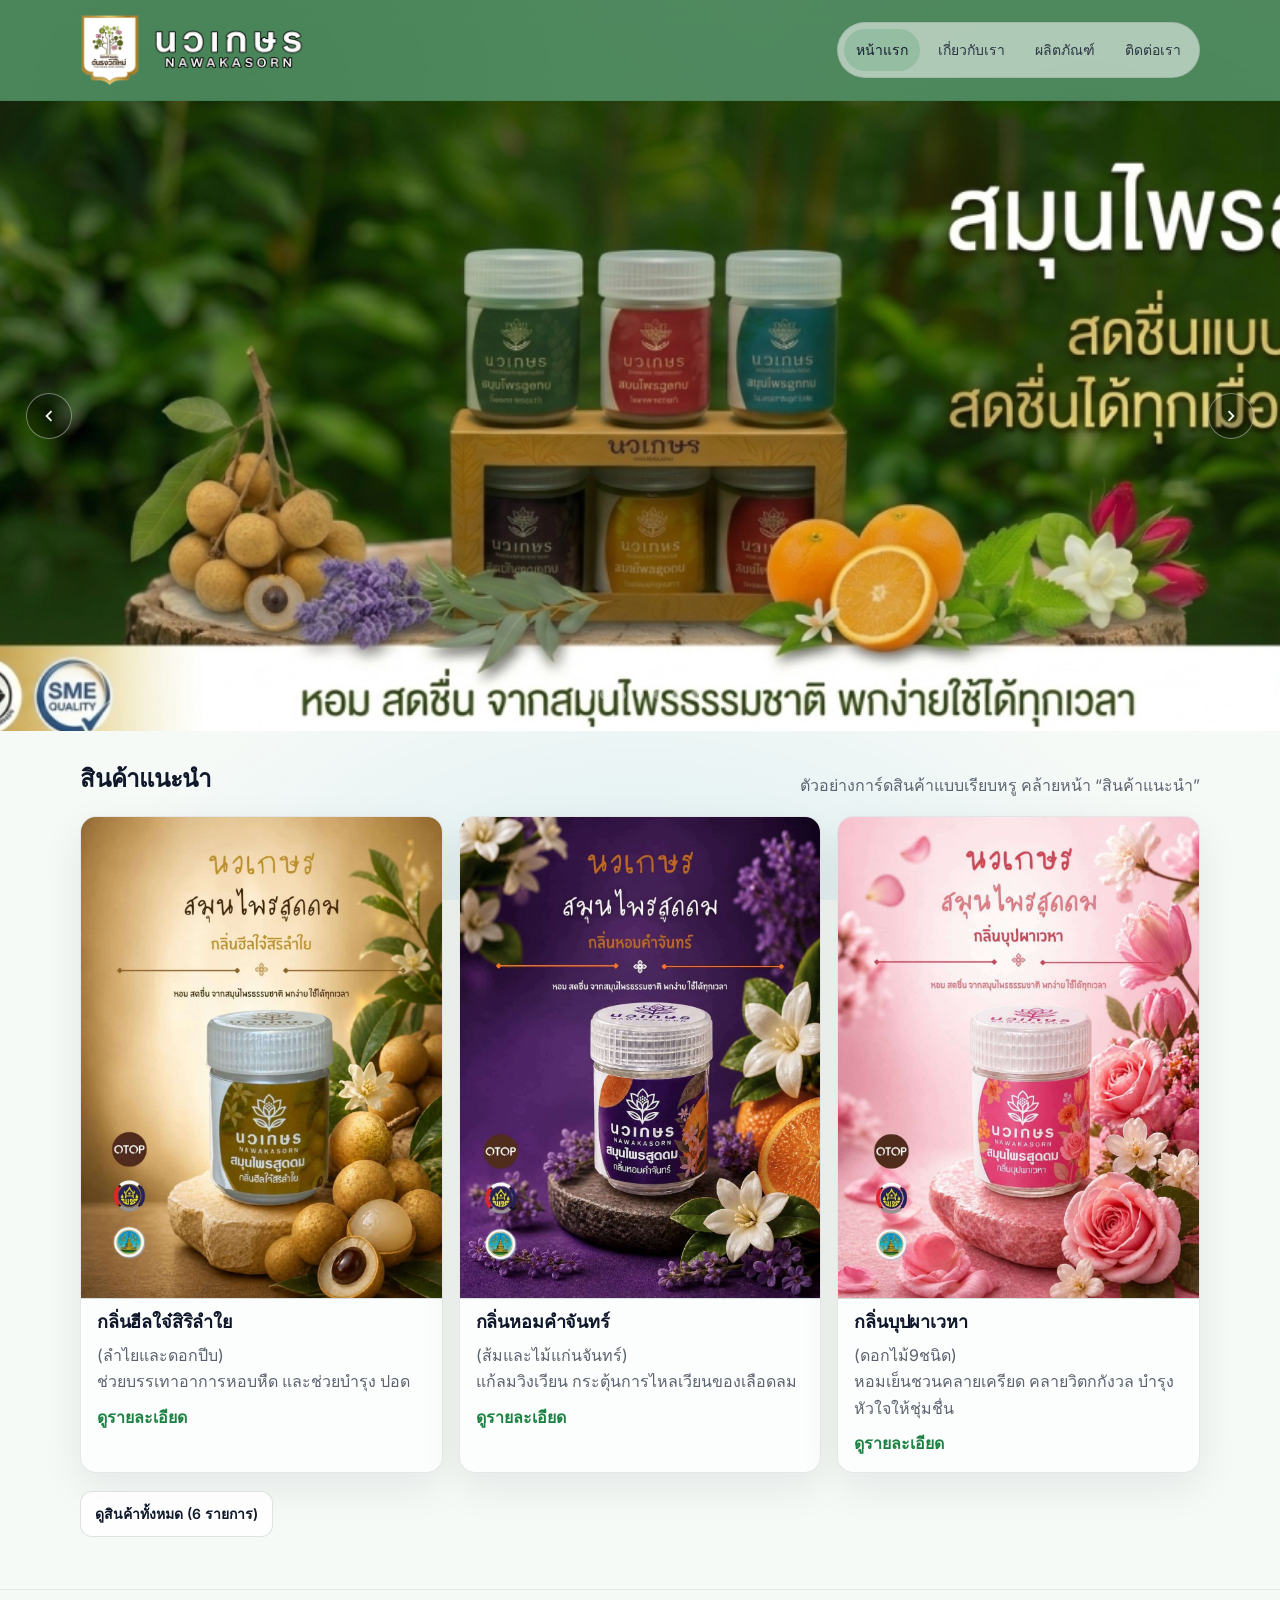
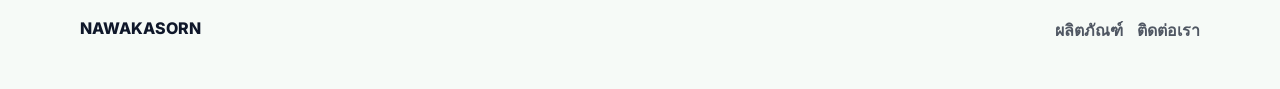
<file: index.html>
<!doctype html>
<html lang="th">
  <head>
    <meta charset="UTF-8" />
    <meta name="viewport" content="width=device-width, initial-scale=1.0" />
    <title>NAWAKASORN</title>
    <link rel="icon" href="./img/2.webp">
    <link rel="preconnect" href="https://fonts.googleapis.com" />
    <link rel="preconnect" href="https://fonts.gstatic.com" crossorigin />
    <link
      href="https://fonts.googleapis.com/css2?family=Inter:wght@300;400;500;600;700&display=swap"
      rel="stylesheet"
    />
    <link rel="stylesheet" href="./style.css" />
  </head>
  <body>
    <div class="bg-soft" aria-hidden="true"></div>

    <header class="site-header" data-sticky>
      <div class="container header-inner">
        <a class="logo" href="./index.html" aria-label="Novolife หน้าแรก">
          <img src="./img/asd.png" alt="" height="90px">
        </a>
        <button class="menu-btn" type="button" aria-label="เปิดเมนู" aria-expanded="false" data-menu-btn>
          <span class="menu-bars" aria-hidden="true"></span>
        </button>

        <nav class="site-nav" aria-label="เมนูหลัก" data-menu>
          <a class="site-link is-active" href="./index.html">หน้าแรก</a>
          <a class="site-link" href="./about.html">เกี่ยวกับเรา</a>
          <a class="site-link" href="./products.html">ผลิตภัณฑ์</a>
          <a class="site-link" href="./contact.html">ติดต่อเรา</a>
        </nav>
      </div>
    </header>

    <main>
      <section class="hero">
        <div
          class="bg fill bg-fill"
          data-hero-bg
          data-hero-bg-interval="5500"
          aria-hidden="true">
          <div class="hero-bg-slide">
            <img src="./img/342.webp" alt="" width="1024" height="572" decoding="async" loading="lazy" />
          </div>
          <div class="hero-bg-slide is-active">
            <img src="./img/main1.webp" alt="" width="1024" height="572" decoding="async" fetchpriority="high"/>
          </div>
          <div class="hero-bg-slide">
            <img src="./img/main2.webp" alt="" width="1024" height="572" decoding="async" loading="lazy" />
          </div>
          <div class="hero-bg-slide">
            <img src="./img/main3.webp" alt="" width="1024" height="572" decoding="async" loading="lazy" />
          </div>
          <div class="hero-bg-slide">
            <img src="./img/main4.webp" alt="" width="1024" height="572" decoding="async" loading="lazy" />
          </div>
          <div class="hero-bg-slide">
            <img src="./img/main5.webp" alt="" width="1024" height="572" decoding="async" loading="lazy" />
          </div>
          <div class="hero-bg-slide">
            <img src="./img/main6.webp" alt="" width="1024" height="572" decoding="async" loading="lazy" />
          </div>
        </div>
        <div class="hero-bg-overlay" aria-hidden="true"></div>
        <button type="button" class="hero-bg-nav hero-bg-prev" data-hero-bg-prev aria-label="ภาพก่อนหน้า">
          <svg width="22" height="22" viewBox="0 0 24 24" aria-hidden="true">
            <path fill="currentColor" d="M15.41 7.41 14 6l-6 6 6 6 1.41-1.41L10.83 12z" />
          </svg>
        </button>
        <button type="button" class="hero-bg-nav hero-bg-next" data-hero-bg-next aria-label="ภาพถัดไป">
          <svg width="22" height="22" viewBox="0 0 24 24" aria-hidden="true">
            <path fill="currentColor" d="M10 6 8.59 7.41 13.17 12l-4.58 4.59L10 18l6-6z" />
          </svg>
        </button>
        <div class="hero-bg-dots" data-hero-bg-dots role="tablist" aria-label="เลือกภาพสไลด์"></div>
      </section>

      <section class="section">
        <div class="container">
          <div class="section-head">
            <h2 class="section-title">สินค้าแนะนำ</h2>
            <p class="section-sub">ตัวอย่างการ์ดสินค้าแบบเรียบหรู คล้ายหน้า “สินค้าแนะนำ”</p>
          </div>

          <div class="grid">
            <article class="card">
              <a href="https://s.shopee.co.th/AADiD9Nx1U">
              <div class="card-media">
                <img src="./img/1.jpg" alt="ยาหม่องสมุนไพร" loading="lazy" />
              </div>
              <div class="card-body">

                <h3 class="card-title">กลิ่นฮีลใจ๋สิริลำใย</h3>
                <p class="card-desc">(ลำไยและดอกปีบ)
                  <br>ช่วยบรรเทาอาการหอบหืด และช่วยบำรุง
                  ปอด</p>
                </a>
                <a class="card-link" href="./products.html">ดูรายละเอียด</a>
              </div>
            </article>

            <article class="card">
              <a href="https://s.shopee.co.th/AADiD9Nx1U">
              <div class="card-media">
                <img src="./img/2.jpg" alt="ยาดมสมุนไพร" loading="lazy" />
              </div>
              <div class="card-body">
                <h3 class="card-title">กลิ่นหอมคำจันทร์</h3>
                <p class="card-desc">(ส้มและไม้แก่นจันทร์)
                  <br>แก้ลมวิงเวียน กระตุ้นการไหลเวียนของเลือดลม</p>
                  </a>
                <a class="card-link" href="./products.html">ดูรายละเอียด</a>
              </div>
            </article>

            <article class="card">
              <a href="https://s.shopee.co.th/AADiD9Nx1U">
              <div class="card-media">
                <img src="./img/3.jpg" alt="โรลออนสารส้ม" loading="lazy" />
              </div>
              <div class="card-body">
                <h3 class="card-title">กลิ่นบุปผาเวหา</h3>
                <p class="card-desc">(ดอกไม้9ชนิด)
                  <br>หอมเย็นชวนคลายเครียด คลายวิตกกังวล บำรุงหัวใจให้ชุ่มชื่น</p>
                </a>
                <a class="card-link" href="./products.html">ดูรายละเอียด</a>
              </div>
            </article>
          </div>

          <div class="section-foot">
            <a class="btn btn-secondary" href="./products.html">ดูสินค้าทั้งหมด (6 รายการ)</a>
          </div>
        </div>
      </section>

      <footer class="site-footer">
        <div class="container footer-inner">
          <div>
            <div class="footer-brand">NAWAKASORN</div>          </div>
          <div class="footer-links">
            <a href="./products.html">ผลิตภัณฑ์</a>
            <a href="./contact.html">ติดต่อเรา</a>
          </div>
        </div>
      </footer>
    </main>

    <script src="./script.js"></script>
  </body>
</html>
</file>
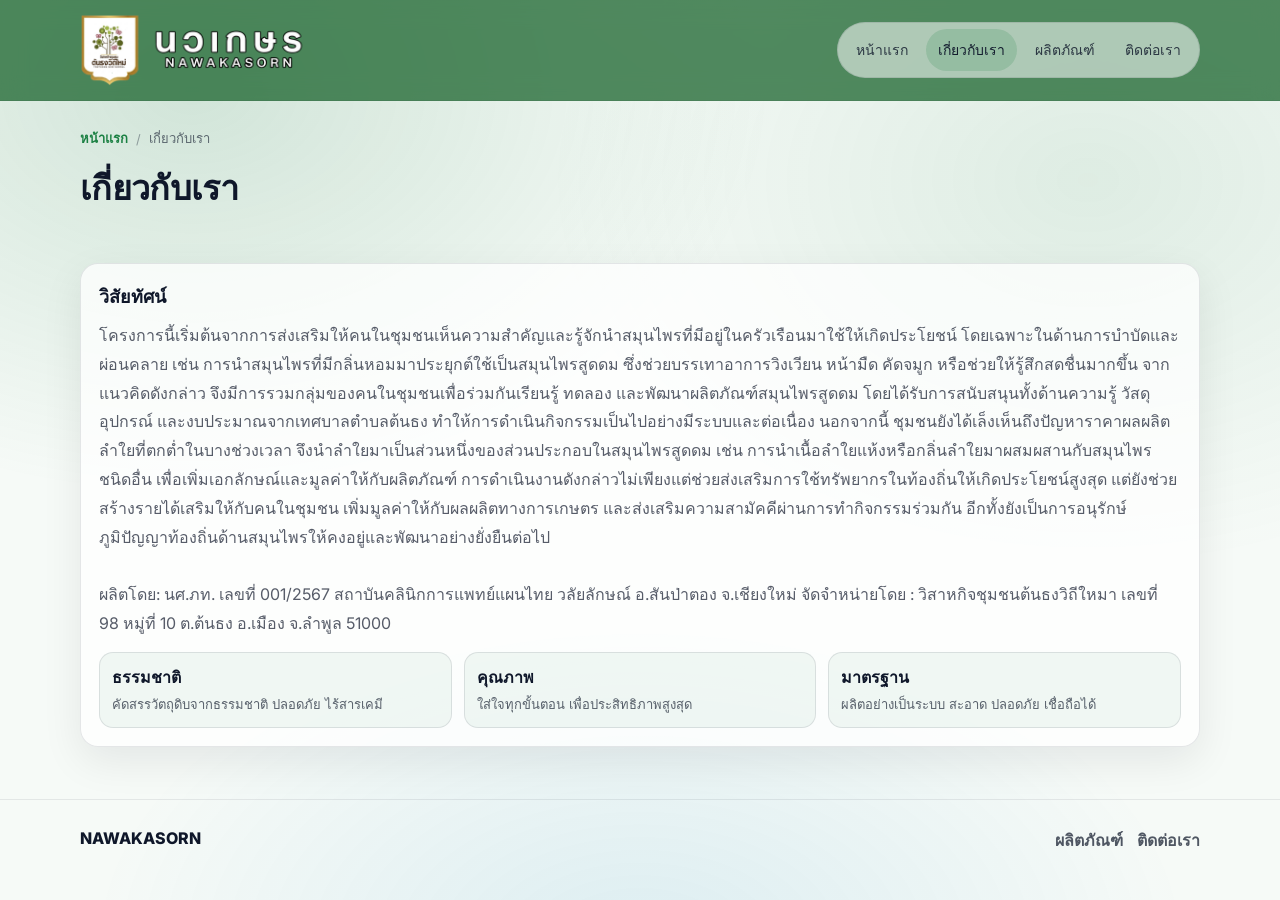
<file: about.html>
<!doctype html>
<html lang="th">
  <head>
    <meta charset="UTF-8" />
    <meta name="viewport" content="width=device-width, initial-scale=1.0" />
    <title>NAWAKASORN</title>
    <link rel="icon" href="./img/2.webp">
    <link rel="preconnect" href="https://fonts.googleapis.com" />
    <link rel="preconnect" href="https://fonts.gstatic.com" crossorigin />
    <link
      href="https://fonts.googleapis.com/css2?family=Inter:wght@300;400;500;600;700&display=swap"
      rel="stylesheet"
    />
    <link rel="stylesheet" href="./style.css" />
  </head>
  <body>
    <div class="bg-soft" aria-hidden="true"></div>

    <header class="site-header" data-sticky>
      <div class="container header-inner">
        <a class="logo" href="./index.html" aria-label="Novolife หน้าแรก">
          <img src="./img/asd.png" alt="" height="90px">
        </a>
        <button class="menu-btn" type="button" aria-label="เปิดเมนู" aria-expanded="false" data-menu-btn>
          <span class="menu-bars" aria-hidden="true"></span>
        </button>

        <nav class="site-nav" aria-label="เมนูหลัก" data-menu>
          <a class="site-link" href="./index.html">หน้าแรก</a>
          <a class="site-link is-active" href="./about.html">เกี่ยวกับเรา</a>
          <a class="site-link" href="./products.html">ผลิตภัณฑ์</a>
          <a class="site-link" href="./contact.html">ติดต่อเรา</a>
        </nav>
      </div>
    </header>

    <main>
      <section class="page-hero">
        <div class="container">
          <div class="crumbs" aria-label="breadcrumb">
            <a href="./index.html">หน้าแรก</a>
            <span class="sep" aria-hidden="true">/</span>
            <span aria-current="page">เกี่ยวกับเรา</span>
          </div>
          <h1 class="page-title">เกี่ยวกับเรา</h1>
        </div>
      </section>

      <section class="section">
        <div class="container">
          <div class="content-card">
            <h2 class="content-title">วิสัยทัศน์</h2>
            <p class="content-text">โครงการนี้เริ่มต้นจากการส่งเสริมให้คนในชุมชนเห็นความสำคัญและรู้จักนำสมุนไพรที่มีอยู่ในครัวเรือนมาใช้ให้เกิดประโยชน์ โดยเฉพาะในด้านการบำบัดและผ่อนคลาย เช่น การนำสมุนไพรที่มีกลิ่นหอมมาประยุกต์ใช้เป็นสมุนไพรสูดดม ซึ่งช่วยบรรเทาอาการวิงเวียน หน้ามืด คัดจมูก หรือช่วยให้รู้สึกสดชื่นมากขึ้น
จากแนวคิดดังกล่าว จึงมีการรวมกลุ่มของคนในชุมชนเพื่อร่วมกันเรียนรู้ ทดลอง และพัฒนาผลิตภัณฑ์สมุนไพรสูดดม โดยได้รับการสนับสนุนทั้งด้านความรู้ วัสดุอุปกรณ์ และงบประมาณจากเทศบาลตำบลต้นธง ทำให้การดำเนินกิจกรรมเป็นไปอย่างมีระบบและต่อเนื่อง
นอกจากนี้ ชุมชนยังได้เล็งเห็นถึงปัญหาราคาผลผลิตลำใยที่ตกต่ำในบางช่วงเวลา จึงนำลำใยมาเป็นส่วนหนึ่งของส่วนประกอบในสมุนไพรสูดดม เช่น การนำเนื้อลำใยแห้งหรือกลิ่นลำใยมาผสมผสานกับสมุนไพรชนิดอื่น เพื่อเพิ่มเอกลักษณ์และมูลค่าให้กับผลิตภัณฑ์
การดำเนินงานดังกล่าวไม่เพียงแต่ช่วยส่งเสริมการใช้ทรัพยากรในท้องถิ่นให้เกิดประโยชน์สูงสุด แต่ยังช่วยสร้างรายได้เสริมให้กับคนในชุมชน เพิ่มมูลค่าให้กับผลผลิตทางการเกษตร และส่งเสริมความสามัคคีผ่านการทำกิจกรรมร่วมกัน อีกทั้งยังเป็นการอนุรักษ์ภูมิปัญญาท้องถิ่นด้านสมุนไพรให้คงอยู่และพัฒนาอย่างยั่งยืนต่อไป
              <br><br>ผลิตโดย: นศ.ภท. เลขที่ 001/2567
              สถาบันคลินิกการแพทย์แผนไทย
              วลัยลักษณ์ อ.สันป่าตอง จ.เชียงใหม่
              จัดจำหน่ายโดย : วิสาหกิจชุมชนต้นธงวิถีใหมา เลขที่ 98 หมู่ที่ 10 ต.ต้นธง อ.เมือง จ.ลำพูล 51000
            </p>
            <div class="content-split">
              <div class="mini">
                <div class="mini-title">ธรรมชาติ</div>
                <div class="mini-text">คัดสรรวัตถุดิบจากธรรมชาติ ปลอดภัย ไร้สารเคมี</div>
              </div>
              <div class="mini">
                <div class="mini-title">คุณภาพ</div>
                <div class="mini-text">ใส่ใจทุกขั้นตอน เพื่อประสิทธิภาพสูงสุด</div>
              </div>
              <div class="mini">
                <div class="mini-title">มาตรฐาน</div>
                <div class="mini-text">ผลิตอย่างเป็นระบบ สะอาด ปลอดภัย เชื่อถือได้</div>
              </div>
            </div>
          </div>
        </div>
      </section>

      <footer class="site-footer">
        <div class="container footer-inner">
          <div>
            <div class="footer-brand">NAWAKASORN</div>
          </div>
          <div class="footer-links">
            <a href="./products.html">ผลิตภัณฑ์</a>
            <a href="./contact.html">ติดต่อเรา</a>
          </div>
        </div>
      </footer>
    </main>
    <script src="./script.js"></script>
  </body>
</html>
</file>
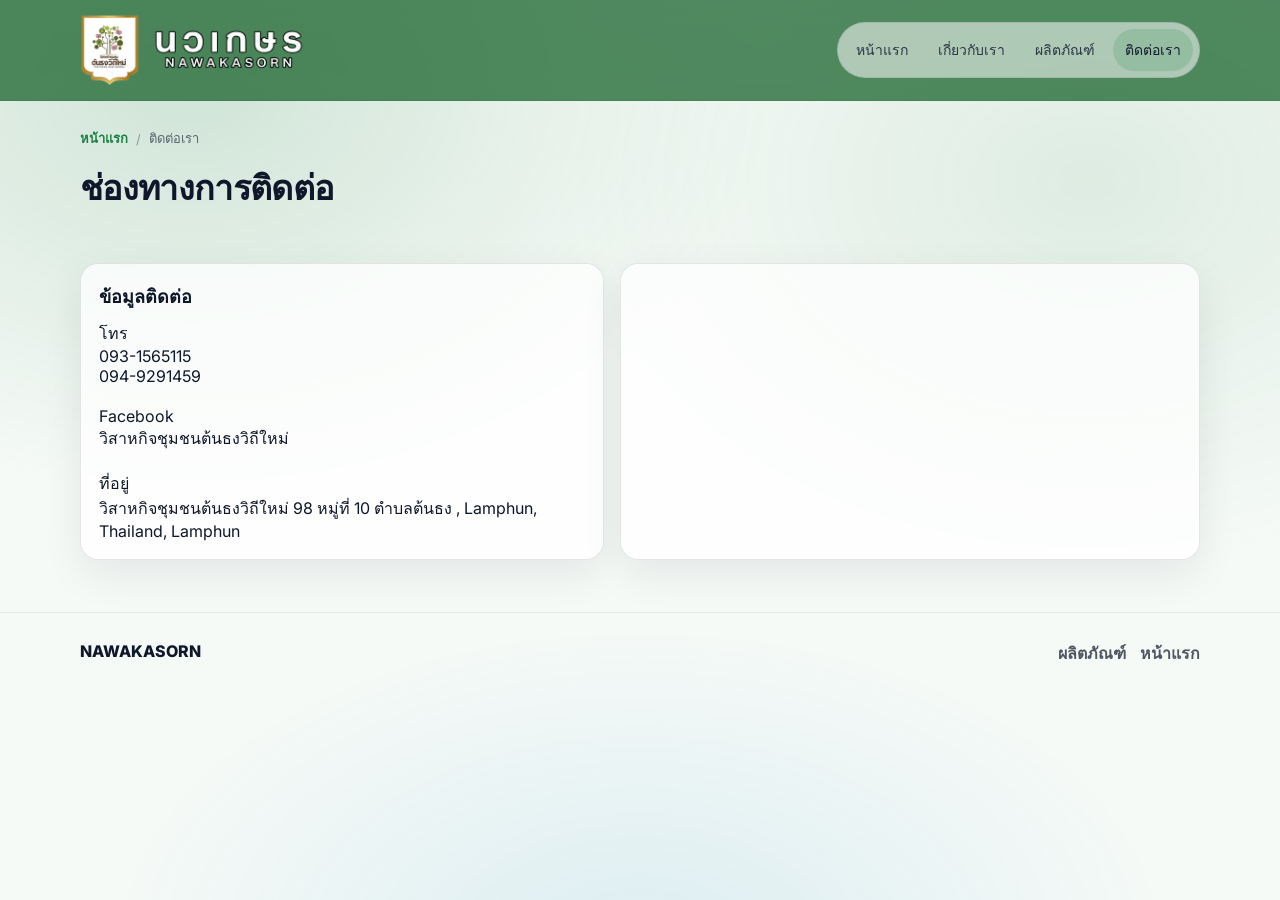
<file: contact.html>
<!doctype html>
<html lang="th">
  <head>
    <meta charset="UTF-8" />
    <meta name="viewport" content="width=device-width, initial-scale=1.0" />
    <title>NAWAKASORN</title>
    <link rel="icon" href="./img/2.webp">
    <link rel="preconnect" href="https://fonts.googleapis.com" />
    <link rel="preconnect" href="https://fonts.gstatic.com" crossorigin />
    <link
      href="https://fonts.googleapis.com/css2?family=Inter:wght@300;400;500;600;700&display=swap"
      rel="stylesheet"
    />
    <link rel="stylesheet" href="./style.css" />
  </head>
  <body>
    <div class="bg-soft" aria-hidden="true"></div>

    <header class="site-header" data-sticky>
      <div class="container header-inner">
        <a class="logo" href="./index.html" aria-label="Novolife หน้าแรก">
          <img src="./img/asd.png" alt="" height="90px">
        </a>

        <button class="menu-btn" type="button" aria-label="เปิดเมนู" aria-expanded="false" data-menu-btn>
          <span class="menu-bars" aria-hidden="true"></span>
        </button>

        <nav class="site-nav" aria-label="เมนูหลัก" data-menu>
          <a class="site-link" href="./index.html">หน้าแรก</a>
          <a class="site-link" href="./about.html">เกี่ยวกับเรา</a>
          <a class="site-link" href="./products.html">ผลิตภัณฑ์</a>
          <a class="site-link is-active" href="./contact.html">ติดต่อเรา</a>
        </nav>
      </div>
    </header>

    <main>
      <section class="page-hero">
        <div class="container">
          <div class="crumbs" aria-label="breadcrumb">
            <a href="./index.html">หน้าแรก</a>
            <span class="sep" aria-hidden="true">/</span>
            <span aria-current="page">ติดต่อเรา</span>
          </div>
          <h1 class="page-title">ช่องทางการติดต่อ</h1>
        </div>
      </section>

      <section class="section">
        <div class="container">
          <div class="contact-grid">
            <div class="content-card">
              <h2 class="content-title">ข้อมูลติดต่อ</h2>
              <p class="content-text">
              </p>
              <div class="list">
                <div class="list-row">
                  <div class="list-k">โทร</div>
                  <div class="list-v">093-1565115<br>094-9291459</div>
                </div>
                <div class="list-row">
                  <div class="list-k"><br>Facebook</div>
                  <div class="list-v">วิสาหกิจชุมชนต้นธงวิถีใหม่</div>
                </div>
                <div class="list-row">
                  <div class="list-k"><br>ที่อยู่</div>
                  <div class="list-v">วิสาหกิจชุมชนต้นธงวิถีใหม่ 98 หมู่ที่ 10 ตำบลต้นธง , Lamphun, Thailand, Lamphun</div>
                </div>
              </div>
            </div>

            <div class="content-map">
              <iframe src="https://www.google.com/maps/embed?pb=!1m18!1m12!1m3!1d8304.578891474079!2d98.9915886354157!3d18.564147046467802!2m3!1f0!2f0!3f0!3m2!1i1024!2i768!4f13.1!3m3!1m2!1s0x30dbcd0fb9299907%3A0x6eb51cd442714880!2z4Liq4Liz4LiZ4Lix4LiB4LiH4Liy4LiZ4LmA4LiX4Lio4Lia4Liy4Lil4LiV4Liz4Lia4Lil4LiV4LmJ4LiZ4LiY4LiH!5e1!3m2!1sen!2sth!4v1777826103148!5m2!1sen!2sth" width="100%" height="100%" style="border:0;" allowfullscreen="" loading="lazy" referrerpolicy="no-referrer-when-downgrade"></iframe>
                  </a>
                </div>
              </div>
              
            </div>

          </div>
        </div>
      </section>

      <footer class="site-footer">
        <div class="container footer-inner">
          <div>
            <div class="footer-brand">NAWAKASORN</div>
          </div>
          <div class="footer-links">
            <a href="./products.html">ผลิตภัณฑ์</a>
            <a href="./index.html">หน้าแรก</a>
          </div>
        </div>
      </footer>
    </main>

    <script src="./script.js"></script>
  </body>
</html>
</file>
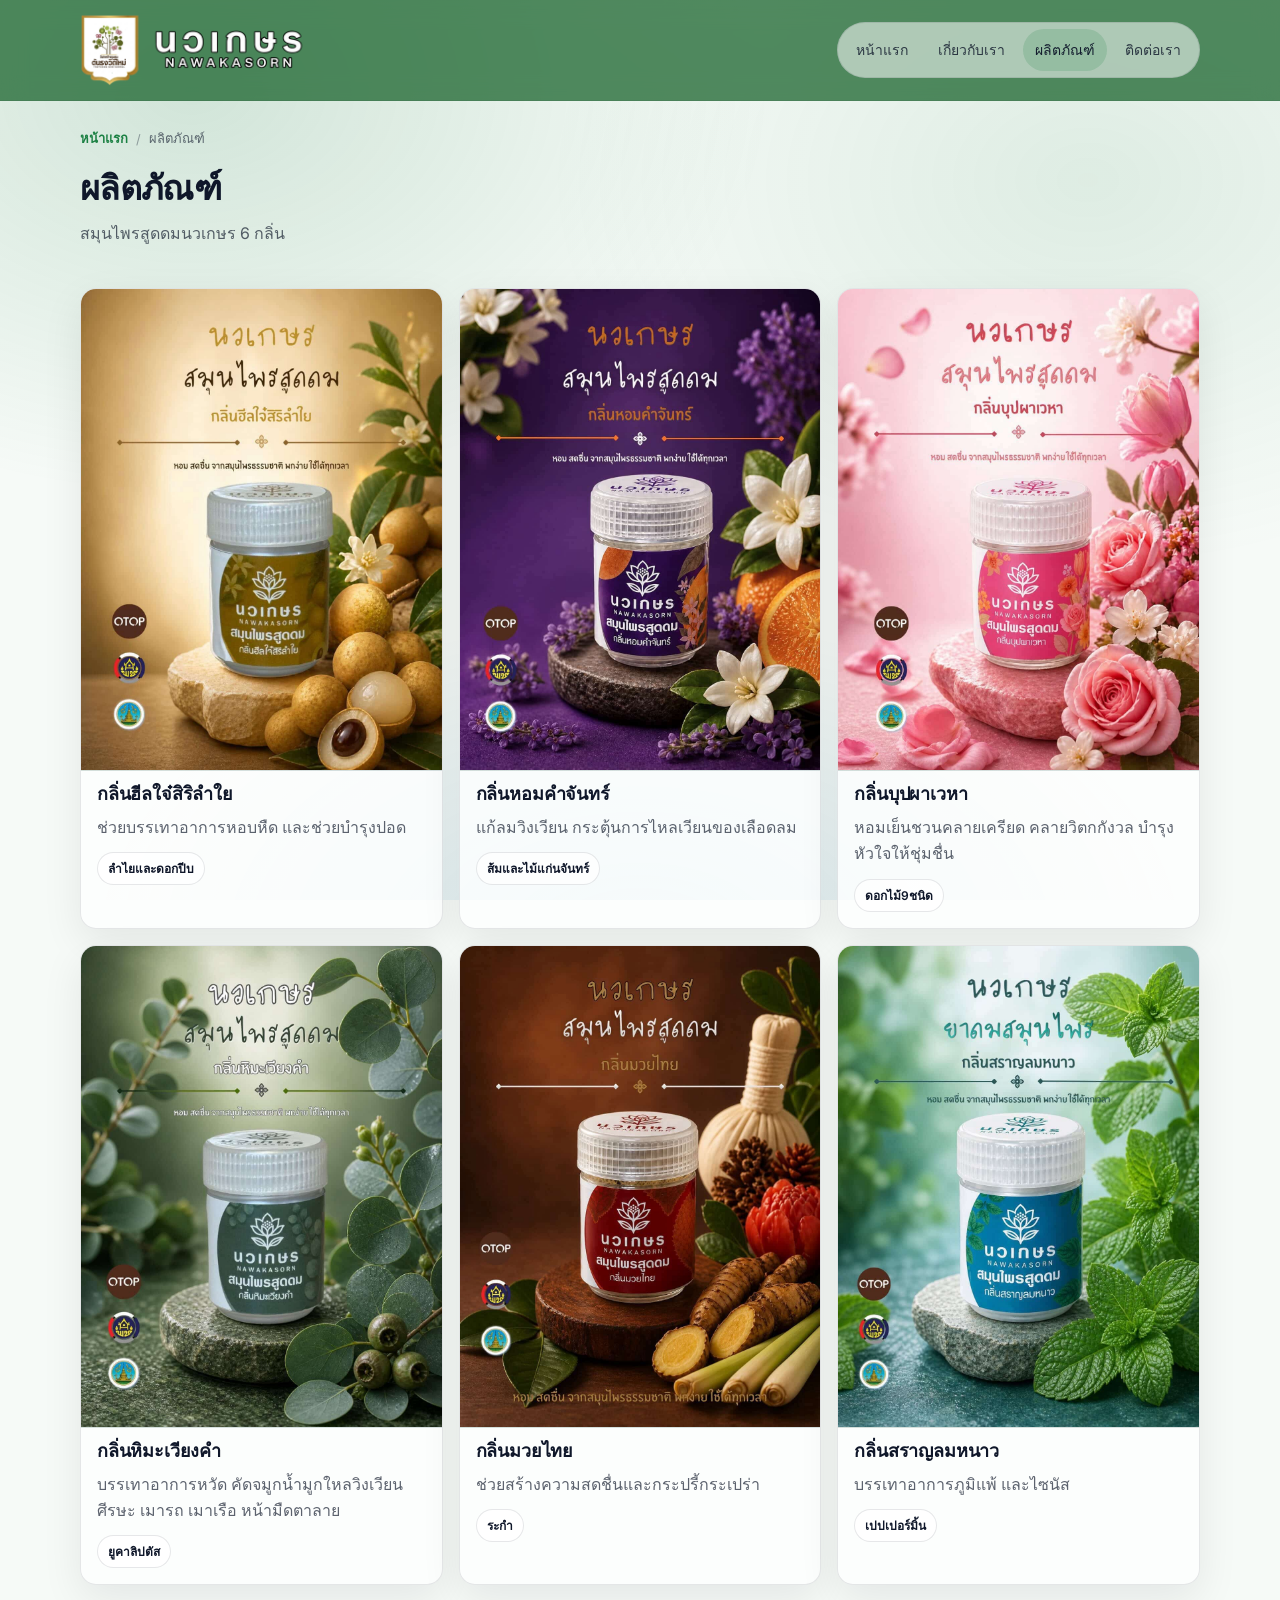
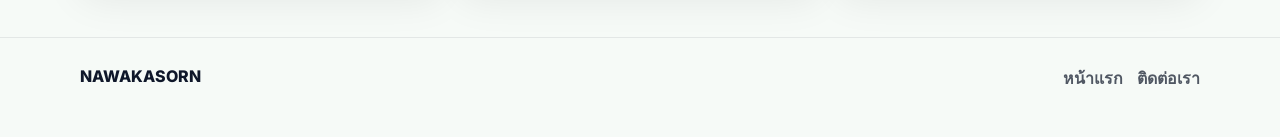
<file: products.html>
<!doctype html>
<html lang="th">
  <head>
    <meta charset="UTF-8" />
    <meta name="viewport" content="width=device-width, initial-scale=1.0" />
    <title>NAWAKASORN</title>
    <link rel="icon" href="./img/2.webp">
    <link rel="preconnect" href="https://fonts.googleapis.com" />
    <link rel="preconnect" href="https://fonts.gstatic.com" crossorigin />
    <link
      href="https://fonts.googleapis.com/css2?family=Inter:wght@300;400;500;600;700&display=swap"
      rel="stylesheet"
    />
    <link rel="stylesheet" href="./style.css" />
  </head>
  <body>
    <div class="bg-soft" aria-hidden="true"></div>

    <header class="site-header" data-sticky>
      <div class="container header-inner">
        <a class="logo" href="./index.html">
          <img src="./img/asd.png" alt="" height="90px">
        </a>
        <button class="menu-btn" type="button" aria-label="เปิดเมนู" aria-expanded="false" data-menu-btn>
          <span class="menu-bars" aria-hidden="true"></span>
        </button>

        <nav class="site-nav" aria-label="เมนูหลัก" data-menu>
          <a class="site-link" href="./index.html">หน้าแรก</a>
          <a class="site-link" href="./about.html">เกี่ยวกับเรา</a>
          <a class="site-link is-active" href="./products.html">ผลิตภัณฑ์</a>
          <a class="site-link" href="./contact.html">ติดต่อเรา</a>
        </nav>
      </div>
    </header>

    <main>
      <section class="page-hero">
        <div class="container">
          <div class="crumbs" aria-label="breadcrumb">
            <a href="./index.html">หน้าแรก</a>
            <span class="sep" aria-hidden="true">/</span>
            <span aria-current="page">ผลิตภัณฑ์</span>
          </div>
          <h1 class="page-title">ผลิตภัณฑ์</h1>
          <p class="page-sub">สมุนไพรสูดดมนวเกษร 6 กลิ่น</p>
        </div>
      </section>

      <section class="section">
        <div class="container">
          <div class="grid grid-3">
            <article class="card card-compact">
              <a href="https://s.shopee.co.th/AADiD9Nx1U">
              <div class="card-media">
                <img src="./img/1.jpg" alt="ยาหม่องสมุนไพร" loading="lazy" />
              </div>
              <div class="card-body">
                <h3 class="card-title">กลิ่นฮีลใจ๋สิริลำใย</h3>
                <p class="card-desc">ช่วยบรรเทาอาการหอบหืด และช่วยบำรุงปอด</p>
                <div class="card-meta">
                  <span class="tag">ลำไยและดอกปีบ</span>
                </div>
              </div>
            </a>
            </article>

            <article class="card card-compact">
              <a href="https://s.shopee.co.th/AADiD9Nx1U">
              <div class="card-media">
                <img src="./img/2.jpg" alt="ยาดมสมุนไพร" loading="lazy" />
              </div>
              <div class="card-body">
                <h3 class="card-title">กลิ่นหอมคำจันทร์</h3>
                <p class="card-desc">แก้ลมวิงเวียน กระตุ้นการไหลเวียนของเลือดลม</p>
                <div class="card-meta">
                  <span class="tag">ส้มและไม้แก่นจันทร์</span>
                </div>
              </div>
            </a>
            </article>

            <article class="card card-compact">
              <a href="https://s.shopee.co.th/AADiD9Nx1U">
              <div class="card-media">
                <img src="./img/3.jpg" alt="โรลออนสารส้ม" loading="lazy" />
              </div>
              <div class="card-body">
                <h3 class="card-title">กลิ่นบุปผาเวหา</h3>
                <p class="card-desc">หอมเย็นชวนคลายเครียด คลายวิตกกังวล บำรุงหัวใจให้ชุ่มชื่น</p>
                <div class="card-meta">
                  <span class="tag">ดอกไม้9ชนิด</span>
                </div>
              </div>
            </a>
            </article>

            <article class="card card-compact">
              <a href="https://s.shopee.co.th/AADiD9Nx1U">
              <div class="card-media">
                <img src="./img/4.jpg" alt="น้ำมันเหลือง" loading="lazy" />
              </div>
              <div class="card-body">
                <h3 class="card-title">กลิ่นหิมะเวียงคำ</h3>
                <p class="card-desc">บรรเทาอาการหวัด คัดจมูกน้ำมูกใหลวิงเวียนศีรษะ เมารถ เมาเรือ หน้ามืดตาลาย</p>
                <div class="card-meta">
                  <span class="tag">ยูคาลิปตัส</span>
                </div>
              </div>
            </a>
            </article>

            <article class="card card-compact">
              <a href="https://s.shopee.co.th/AADiD9Nx1U">
              <div class="card-media">
                <img src="./img/5.jpg" alt="ยาสีฟันสมุนไพร" loading="lazy" />
              </div>
              <div class="card-body">
                <h3 class="card-title">กลิ่นมวยไทย</h3>
                <p class="card-desc">ช่วยสร้างความสดชื่นและกระปรี้กระเปร่า</p>
                <div class="card-meta">
                  <span class="tag">ระกำ</span>
                </div>
              </div>
            </a>
            </article>

            <article class="card card-compact">
              <a href="https://s.shopee.co.th/AADiD9Nx1U">
              <div class="card-media">
                <img src="./img/6.jpg" alt="สเปรย์ปรับอากาศ" loading="lazy" />
              </div>
              <div class="card-body">
                <h3 class="card-title">กลิ่นสราญลมหนาว</h3>
                <p class="card-desc">บรรเทาอาการภูมิแพ้ และไซนัส</p>
                <div class="card-meta">
                  <span class="tag">เปปเปอร์มิ้น</span>
                </div>
              </div>
            </a>
            </article>
          </div>
        </div>
      </section>

      <footer class="site-footer">
        <div class="container footer-inner">
          <div>
            <div class="footer-brand">NAWAKASORN</div>          </div>
          <div class="footer-links">
            <a href="./index.html">หน้าแรก</a>
            <a href="./contact.html">ติดต่อเรา</a>
          </div>
        </div>
      </footer>
    </main>

    <script src="./script.js"></script>
  </body>
</html>
</file>
<file: style.css>
:root {
  --bg: #f6faf7;
  --text: #0f172a;
  --muted: rgba(15, 23, 42, 0.72);
  --line: rgba(15, 23, 42, 0.12);
  --card: rgba(255, 255, 255, 0.78);
  --shadow: 0 18px 50px rgba(2, 6, 23, 0.12);
  --green: #117a3a;
  --green2: #0a5b2a;
  --accent: #dfeee5;
  --radius: 16px;
}

* {
  box-sizing: border-box;
}

html,
body {
  height: 100%;
}

body {
  margin: 0;
  font-family: Inter, system-ui, -apple-system, "Segoe UI", Roboto, Arial, sans-serif;
  color: var(--text);
  background: var(--bg);
  overflow-x: hidden;
}

a {
  color: inherit;
  text-decoration: none;
}

.bg-soft {
  position: fixed;
  inset: 0;
  z-index: -1;
  background: radial-gradient(1000px 700px at 15% 10%, rgba(17, 122, 58, 0.16), transparent 58%),
    radial-gradient(900px 650px at 85% 20%, rgba(17, 122, 58, 0.10), transparent 60%),
    radial-gradient(1000px 600px at 50% 105%, rgba(2, 132, 199, 0.10), transparent 55%);
}

.container {
  width: min(1120px, calc(100% - 40px));
  margin: 0 auto;
}

.site-header {
  position: sticky;
  top: 0;
  z-index: 20;
  background: rgba(18, 95, 38, 0.72);
  backdrop-filter: blur(12px);
  border-bottom: 1px solid rgba(15, 23, 42, 0.06);
}

.site-header.is-scrolled {
  box-shadow: 0 10px 30px rgba(2, 6, 23, 0.06);
}

.header-inner {
  position: relative;
  display: grid;
  grid-template-columns: auto 1fr auto;
  align-items: center;
  padding: 14px 0;
  gap: 14px;
}

.header-inner .eiei{
  grid-column: 2;
  justify-self: center;
  align-self: center;
  width: min(280px, 34vw);
  max-width: clamp(140px, 24vw, 260px);
  max-height: clamp(30px, 5vw, 46px);
  height: auto;
  object-fit: contain;
  opacity: 0.95;
  pointer-events: none;
}

.logo {
  display: inline-flex;
  align-items: center;
  gap: 10px;
  font-weight: 700;
  letter-spacing: 0.2px;
}

.logo-mark {
  width: 34px;
  height: 1px;
  border-radius: 12px;
  display: grid;
  place-items: center;
  background: linear-gradient(135deg, var(--green), var(--green2));
  color: white;
  box-shadow: 0 10px 26px rgba(17, 122, 58, 0.25);
}

.logo img{
  position: static;
  display: block;
  height: clamp(52px, 7vw, 72px);
  width: auto;
}

.site-nav {
  grid-column: 3;
  justify-self: end;
  display: flex;
  align-items: center;
  gap: 6px;
  padding: 6px;
  border: 1px solid rgba(15, 23, 42, 0.10);
  background: rgba(255, 255, 255, 0.55);
  border-radius: 999px;
}

.site-link {
  display: inline-flex;
  align-items: center;
  justify-content: center;
  padding: 10px 12px;
  border-radius: 999px;
  font-size: 14px;
  color: rgba(15, 23, 42, 0.82);
  transition: background 180ms ease, color 180ms ease, transform 180ms ease;
}

.site-link:hover {
  background: rgba(17, 122, 58, 0.10);
  color: rgba(15, 23, 42, 0.95);
  transform: translateY(-1px);
}

.site-link.is-active {
  background: rgba(17, 122, 58, 0.16);
  color: rgba(15, 23, 42, 0.96);
}

.menu-btn {
  display: none;
  grid-column: 3;
  justify-self: end;
  width: 44px;
  height: 44px;
  border-radius: 12px;
  border: 1px solid rgba(15, 23, 42, 0.12);
  background: rgba(255, 255, 255, 0.68);
  cursor: pointer;
}

.menu-bars {
  width: 18px;
  height: 2px;
  background: rgba(15, 23, 42, 0.82);
  display: inline-block;
  position: relative;
}

.menu-bars::before,
.menu-bars::after {
  content: "";
  position: absolute;
  left: 0;
  width: 18px;
  height: 2px;
  background: rgba(15, 23, 42, 0.82);
}

.menu-bars::before {
  top: -6px;
}

.menu-bars::after {
  top: 6px;
}

.hero {
  position: relative;
  isolation: isolate;
  overflow: hidden;
  /* รองรับทุกขนาดจอ: สูงพอดีมือถือ/เดสก์ท็อป */
  min-height: clamp(380px, 70vh, 720px);
  padding: clamp(38px, 7vw, 70px) 0 34px;
}

/* Mobile browsers: ใช้ viewport แบบ "stable" เพื่อปรับขนาดแบบ real-time ไม่กระโดด */
@supports (height: 100svh) {
  .hero {
    min-height: clamp(380px, 70svh, 720px);
  }
}

/* Full-bleed hero image (รูปแบบเดียวกับ Novolife / bg-fill) */
.hero .bg.fill.bg-fill {
  position: absolute;
  inset: 0;
  z-index: 0;
  pointer-events: none;
}

.hero .bg.fill.bg-fill .hero-bg-slide {
  position: absolute;
  inset: 0;
}

.hero .bg.fill.bg-fill .hero-bg-slide img {
  width: 100%;
  height: 100%;
  /* รักษาสัดส่วนรูป (กันยืดเพี้ยน) */
  object-fit: cover;
  object-position: center;
  display: block;
  transform: scale(1.02);
}

/* สไลด์หลายภาพ: crossfade + เลื่อนอัตโนมัติ (ควบคุมด้วย script + data-hero-bg-interval) */
.hero .bg.fill.bg-fill.has-slideshow .hero-bg-slide {
  opacity: 0;
  transition: opacity 1s ease-in-out;
  z-index: 0;
}

.hero .bg.fill.bg-fill.has-slideshow:not(.bg-loaded) .hero-bg-slide {
  opacity: 0;
}

.hero .bg.fill.bg-fill.has-slideshow.bg-loaded .hero-bg-slide.is-active {
  opacity: 1;
  z-index: 1;
}

.hero .bg.fill.bg-fill.has-slideshow .hero-bg-slide img {
  opacity: 1;
}

/* หนึ่งสไลด์ใน wrapper: โหลดแล้วค่อยแสดง */
.hero .bg.fill.bg-fill:not(.has-slideshow) .hero-bg-slide img {
  opacity: 0;
  transition: opacity 0.55s ease;
}

.hero .bg.fill.bg-fill:not(.has-slideshow).bg-loaded .hero-bg-slide img {
  opacity: 1;
}

/* ภาพเดียวแบบเดิม: img โดยตรงภายใต้ [data-hero-bg] */
.hero .bg.fill.bg-fill > img {
  width: 100%;
  height: 100%;
  object-fit: cover;
  object-position: center;
  display: block;
  opacity: 0;
  transform: scale(1.02);
  transition: opacity 0.55s ease;
}

.hero .bg.fill.bg-fill.bg-loaded > img {
  opacity: 1;
}

.hero-bg-overlay {
  position: absolute;
  inset: 0;
  z-index: 1;
  pointer-events: none;
  /* background: linear-gradient(
    105deg,
    rgba(18, 95, 38, 0.9) 0%,
    rgba(18, 95, 38, 0.62) 38%,
    rgba(18, 95, 38, 0.28) 68%,
    rgba(15, 23, 42, 0.12) 100% */
  /* ); */
}

/* สไลด์แบบ Novolife: ลูกศรข้าง + จุดด้านล่าง */
.hero-bg-nav {
  display: none;
  position: absolute;
  top: 50%;
  translate: 0 -50%;
  z-index: 4;
  width: 46px;
  height: 46px;
  border-radius: 50%;
  border: 1px solid rgba(255, 255, 255, 0.4);
  background: rgba(0, 0, 0, 0.28);
  color: rgba(255, 255, 255, 0.96);
  cursor: pointer;
  align-items: center;
  justify-content: center;
  padding: 0;
  transition: background 0.2s ease, border-color 0.2s ease, scale 0.2s ease;
}

.hero.has-hero-slider .hero-bg-nav {
  display: inline-flex;
}

.hero-bg-prev {
  left: clamp(10px, 3vw, 26px);
}

.hero-bg-next {
  right: clamp(10px, 3vw, 26px);
}

.hero-bg-nav:hover {
  background: rgba(0, 0, 0, 0.42);
  border-color: rgba(255, 255, 255, 0.55);
  scale: 1.06;
}

.hero-bg-nav:focus-visible {
  outline: 2px solid rgba(255, 255, 255, 0.95);
  outline-offset: 3px;
}

.hero-bg-dots {
  display: none;
  position: absolute;
  left: 50%;
  bottom: clamp(18px, 4vw, 32px);
  translate: -50% 0;
  z-index: 4;
  gap: 10px;
  align-items: center;
  justify-content: center;
  flex-wrap: wrap;
  max-width: calc(100% - 120px);
  pointer-events: auto;
}

.hero.has-hero-slider .hero-bg-dots {
  display: flex;
}

.hero-bg-dot {
  width: 8px;
  height: 8px;
  flex: 0 0 auto;
  border-radius: 50%;
  border: none;
  padding: 0;
  background: rgba(255, 255, 255, 0.38);
  cursor: pointer;
  transition: background 0.2s ease, transform 0.2s ease, box-shadow 0.2s ease;
}

.hero-bg-dot.is-active {
  background: rgba(255, 255, 255, 0.96);
  transform: scale(1.4);
  box-shadow: 0 0 0 1px rgba(255, 255, 255, 0.35);
}

.hero-bg-dot:hover {
  background: rgba(255, 255, 255, 0.65);
}

.hero-bg-dot:focus-visible {
  outline: 2px solid rgba(255, 255, 255, 0.95);
  outline-offset: 2px;
}

.hero.has-hero-slider {
  padding-bottom: clamp(52px, 9vw, 76px);
}

.hero-inner {
  position: relative;
  z-index: 2;
  display: grid;
  grid-template-columns: 1.05fr 0.95fr;
  gap: clamp(18px, 5vw, 56px);
  align-items: center;
}

.eyebrow {
  margin: 0 0 10px;
  color: rgba(15, 23, 42, 0.66);
  font-size: 13px;
  letter-spacing: 0.08em;
}

.hero .eyebrow {
  color: rgba(255, 255, 255, 0.88);
}

.hero-title {
  margin: 0 0 12px;
  font-size: clamp(34px, 5vw, 54px);
  line-height: 1.05;
  letter-spacing: -0.02em;
}

.hero .hero-title {
  color: white;
  text-shadow: 0 2px 28px rgba(2, 6, 23, 0.4);
}

.hero-sub {
  margin: 0;
  color: rgba(15, 23, 42, 0.70);
  line-height: 1.75;
  max-width: 56ch;
}

.hero .hero-sub {
  color: rgba(255, 255, 255, 0.92);
  text-shadow: 0 1px 18px rgba(2, 6, 23, 0.35);
}

.hero-actions {
  display: flex;
  gap: 10px;
  margin-top: 18px;
  flex-wrap: wrap;
}

.btn {
  display: inline-flex;
  align-items: center;
  justify-content: center;
  gap: 8px;
  padding: 11px 14px;
  border-radius: 12px;
  border: 1px solid transparent;
  font-weight: 600;
  font-size: 14px;
  cursor: pointer;
  transition: transform 180ms ease, box-shadow 180ms ease, background 180ms ease, border 180ms ease;
}

.btn:hover {
  transform: translateY(-1px);
}

.btn-primary {
  background: linear-gradient(135deg, var(--green), var(--green2));
  color: white;
  box-shadow: 0 16px 40px rgba(17, 122, 58, 0.22);
}

.btn-secondary {
  background: rgba(255, 255, 255, 0.72);
  border-color: rgba(15, 23, 42, 0.12);
}

.btn-ghost {
  background: rgba(17, 122, 58, 0.06);
  border-color: rgba(17, 122, 58, 0.14);
}

.hero .btn-ghost {
  background: rgba(56, 56, 56, 0.603);
  border-color: rgba(255, 255, 255, 0.35);
  color: rgba(255, 255, 255, 0.96);
}

.hero .btn-ghost:hover {
  background: rgba(255, 255, 255, 0.22);
  color: white;
}

.hero-card {
  border-radius: 22px;
  border: 1px solid rgba(15, 23, 42, 0.10);
  background: linear-gradient(180deg, rgba(255, 255, 255, 0.78), rgba(255, 255, 255, 0.55));
  box-shadow: var(--shadow);
  overflow: hidden;
}

.hero-card-top {
  display: flex;
  align-items: center;
  gap: 8px;
  padding: 14px 14px 0;
  flex-wrap: wrap;
}

.badge {
  font-size: 12px;
  font-weight: 700;
  color: white;
  background: linear-gradient(135deg, var(--green), var(--green2));
  padding: 6px 10px;
  border-radius: 999px;
}

.pill {
  font-size: 12px;
  font-weight: 600;
  padding: 6px 10px;
  border-radius: 999px;
  border: 1px solid rgba(15, 23, 42, 0.10);
  background: rgba(255, 255, 255, 0.7);
}

.hero-carousel {
  border-top: 1px solid rgba(15, 23, 42, 0.06);
}

.hero-carousel-viewport {
  position: relative;
  height: min(52vw, 280px);
  min-height: 220px;
  max-height: 320px;
  background: radial-gradient(400px 240px at 20% 20%, rgba(17, 122, 58, 0.12), transparent 60%),
    radial-gradient(420px 260px at 80% 70%, rgba(2, 132, 199, 0.08), transparent 62%),
    linear-gradient(135deg, rgba(255, 255, 255, 0), rgba(17, 122, 58, 0.06));
}

.hero-carousel-track {
  position: relative;
  width: 100%;
  height: 100%;
}

.hero-carousel-slide {
  position: absolute;
  inset: 0;
  opacity: 0;
  z-index: 0;
  transition: opacity 640ms cubic-bezier(0.2, 0.9, 0.2, 1);
  pointer-events: none;
}

.hero-carousel-slide.is-active {
  opacity: 1;
  z-index: 1;
  pointer-events: auto;
}

.hero-carousel-slide img {
  width: 100%;
  height: 100%;
  object-fit: cover;
  object-position: center;
  display: block;
}

.hero-carousel-dots {
  display: flex;
  flex-wrap: wrap;
  align-items: center;
  justify-content: center;
  gap: 8px;
  padding: 12px 12px 14px;
  border-top: 1px solid rgba(15, 23, 42, 0.06);
}

.hero-carousel-dot {
  width: 9px;
  height: 9px;
  padding: 0;
  border: 0;
  border-radius: 999px;
  background: rgba(15, 23, 42, 0.22);
  cursor: pointer;
  transition: transform 180ms ease, background 180ms ease, box-shadow 180ms ease;
}

.hero-carousel-dot:hover {
  background: rgba(17, 122, 58, 0.45);
  transform: scale(1.12);
}

.hero-carousel-dot.is-active {
  background: var(--green);
  box-shadow: 0 0 0 3px rgba(17, 122, 58, 0.22);
  transform: scale(1.15);
}

.hero-carousel-dot:focus-visible {
  outline: 2px solid rgba(17, 122, 58, 0.85);
  outline-offset: 3px;
}

.hero-card-bottom {
  padding: 14px;
  border-top: 1px solid rgba(15, 23, 42, 0.08);
}

.hero-card-title {
  font-weight: 700;
}

.hero-card-sub {
  margin-top: 4px;
  color: rgba(15, 23, 42, 0.66);
  font-size: 13px;
}

.hero-card-sub a {
  color: rgba(17, 122, 58, 0.95);
  font-weight: 700;
  text-decoration: underline;
  text-underline-offset: 3px;
}

.hero-card-sub a:hover {
  text-decoration-thickness: 2px;
}

.section {
  padding: 28px 0 52px;
}

.section-head {
  display: flex;
  align-items: flex-end;
  justify-content: space-between;
  gap: 18px;
  margin-bottom: 18px;
  flex-wrap: wrap;
}

.section-title {
  margin: 0;
  font-size: 24px;
  letter-spacing: -0.01em;
}

.section-sub {
  margin: 0;
  color: rgba(15, 23, 42, 0.66);
}

.grid {
  display: grid;
  grid-template-columns: repeat(3, minmax(0, 1fr));
  gap: 16px;
}

.grid-3 {
  grid-template-columns: repeat(3, minmax(0, 1fr));
}

.card {
  border-radius: var(--radius);
  border: 1px solid rgba(15, 23, 42, 0.10);
  background: rgba(255, 255, 255, 0.7);
  box-shadow: 0 14px 40px rgba(2, 6, 23, 0.08);
  overflow: hidden;
  transition: transform 180ms ease, box-shadow 180ms ease;
}

.card:hover {
  transform: translateY(-2px);
  box-shadow: 0 18px 54px rgba(2, 6, 23, 0.12);
}

.card-media {
  background: linear-gradient(135deg, rgba(17, 122, 58, 0.10), rgba(2, 132, 199, 0.06));
  border-bottom: 1px solid rgba(15, 23, 42, 0.08);
  aspect-ratio: 16 / 11;
  display: grid;
  place-items: center;
  cursor: pointer;
}

.card-media img {
  width: 100%;
  height: 100%;
  object-fit: cover;
  border-radius: 12px 12px 0px 0px;
}

.card-body {
  padding: 2px 14px 16px 16px;
}

.card-kicker {
  font-size: 12px;
  letter-spacing: 0.08em;
  text-transform: uppercase;
  color: rgba(15, 23, 42, 0.6);
}

.card-title {
  margin: 6px 0 6px;
  font-size: 18px;
  letter-spacing: -0.01em;
}

.card-desc {
  margin: 0;
  color: rgba(15, 23, 42, 0.68);
  line-height: 1.65;
}

.card-link {
  display: inline-block;
  margin-top: 10px;
  font-weight: 700;
  color: rgba(17, 122, 58, 0.95);
}

.card-meta {
  display: flex;
  flex-wrap: wrap;
  gap: 8px;
  margin-top: 12px;
}

.tag {
  font-size: 12px;
  font-weight: 600;
  padding: 6px 10px;
  border-radius: 999px;
  border: 1px solid rgba(15, 23, 42, 0.10);
  background: rgba(255, 255, 255, 0.72);
}

.section-foot {
  margin-top: 18px;
}

.site-footer {
  padding: 28px 0 46px;
  border-top: 1px solid rgba(15, 23, 42, 0.08);
}

.footer-inner {
  display: flex;
  align-items: flex-start;
  justify-content: space-between;
  gap: 16px;
  flex-wrap: wrap;
}

.footer-brand {
  font-weight: 800;
}

.footer-muted {
  margin-top: 4px;
  font-size: 13px;
  color: rgba(15, 23, 42, 0.66);
}

.footer-links {
  display: flex;
  gap: 14px;
  color: rgba(15, 23, 42, 0.72);
  font-weight: 600;
}

.page-hero {
  padding: 26px 0 14px;
}

.crumbs {
  display: inline-flex;
  gap: 8px;
  align-items: center;
  color: rgba(15, 23, 42, 0.62);
  font-size: 13px;
}

.crumbs a {
  color: rgba(17, 122, 58, 0.95);
  font-weight: 700;
}

.sep {
  opacity: 0.6;
}

.page-title {
  margin: 12px 0 6px;
  font-size: 34px;
  letter-spacing: -0.02em;
}

.page-sub {
  margin: 0;
  color: rgba(15, 23, 42, 0.68);
}

.content-card {
  border-radius: 18px;
  border: 1px solid rgba(15, 23, 42, 0.10);
  background: rgba(255, 255, 255, 0.74);
  box-shadow: 0 14px 40px rgba(2, 6, 23, 0.08);
  padding: 18px;
}

.content-map {
  border-radius: 18px;
  border: 1px solid rgba(15, 23, 42, 0.10);
  background: rgba(255, 255, 255, 0.74);
  box-shadow: 0 14px 40px rgba(2, 6, 23, 0.08);
  padding: 18px;
  /* width: 17vw; */
}

.content-title {
  margin: 0 0 10px;
  font-size: 18px;
}

.content-text {
  margin: 0;
  color: rgba(15, 23, 42, 0.70);
  line-height: 1.8;
}

.content-split {
  margin-top: 14px;
  display: grid;
  grid-template-columns: repeat(3, minmax(0, 1fr));
  gap: 12px;
}

.mini {
  border-radius: 14px;
  border: 1px solid rgba(15, 23, 42, 0.10);
  background: rgba(17, 122, 58, 0.05);
  padding: 12px;
}

.mini-title {
  font-weight: 800;
}

.mini-text {
  margin-top: 4px;
  color: rgba(15, 23, 42, 0.68);
  font-size: 13px;
  line-height: 1.6;
}

.contact-grid {
  display: grid;
  grid-template-columns: 0.95fr 1.05fr;
  gap: 16px;
}

.shop-links {
  display: grid;
  gap: 12px;
  margin-top: 8px;
}

.market-btn {
  display: inline-flex;
  align-items: center;
  gap: 10px;
  width: 100%;
  padding: 12px 14px;
  border-radius: 14px;
  border: 1px solid rgba(15, 23, 42, 0.12);
  background: rgba(255, 255, 255, 0.86);
  box-shadow: 0 12px 26px rgba(2, 6, 23, 0.08);
  font-weight: 800;
  transition: transform 180ms ease, box-shadow 180ms ease, background 180ms ease, border 180ms ease;
}

.market-btn:hover {
  transform: translateY(-1px);
  box-shadow: 0 16px 34px rgba(2, 6, 23, 0.12);
}

.market-btn:focus-visible {
  outline: 2px solid rgba(17, 122, 58, 0.85);
  outline-offset: 3px;
}

.market-btn__icon {
  width: 34px;
  height: 34px;
  border-radius: 12px;
  display: grid;
  place-items: center;
  color: white;
  font-weight: 900;
}

.market-btn__text {
  color: rgba(15, 23, 42, 0.92);
  letter-spacing: -0.01em;
}

.market-btn--shopee {
  border-color: rgba(238, 77, 45, 0.35);
  background: linear-gradient(180deg, rgba(255, 255, 255, 0.92), rgba(255, 255, 255, 0.78));
}

.market-btn--shopee .market-btn__icon {
  background: linear-gradient(135deg, #ee4d2d, #ff7337);
}

.market-btn--lazada {
  border-color: rgba(14, 91, 255, 0.28);
  background: linear-gradient(180deg, rgba(255, 255, 255, 0.92), rgba(255, 255, 255, 0.78));
}

.market-btn--lazada .market-btn__icon {
  background: linear-gradient(135deg, #0e5bff, #8b2cff);
}

.form {
  display: grid;
  gap: 12px;
}

.field {
  display: grid;
  gap: 6px;
}

.label {
  font-size: 13px;
  font-weight: 700;
  color: rgba(15, 23, 42, 0.78);
}

.input {
  width: 100%;
  border-radius: 12px;
  border: 1px solid rgba(15, 23, 42, 0.14);
  background: rgba(255, 255, 255, 0.80);
  padding: 11px 12px;
  font: inherit;
  color: inherit;
  outline: none;
}

.input:focus {
  border-color: rgba(17, 122, 58, 0.45);
  box-shadow: 0 0 0 4px rgba(17, 122, 58, 0.12);
}

.textarea {
  resize: vertical;
  min-height: 120px;
}

.form-hint {
  margin: 0;
  font-size: 12px;
  color: rgba(15, 23, 42, 0.60);
}

@media (max-width: 900px) {
  .hero-inner {
    grid-template-columns: 1fr;
  }

  .grid,
  .grid-3 {
    grid-template-columns: repeat(2, minmax(0, 1fr));
  }

  .contact-grid {
    grid-template-columns: 1fr;
  }

  .content-split {
    grid-template-columns: 1fr;
  }

  .header-inner .eiei {
    max-width: 220px;
    width: min(220px, 34vw);
    max-height: 42px;
  }
}

@media (max-width: 640px) {
  .menu-btn {
    display: inline-grid;
    place-items: center;
  }

  .site-nav {
    position: absolute;
    right: 20px;
    left: 20px;
    top: 64px;
    display: none;
    flex-direction: column;
    align-items: stretch;
    border-radius: 16px;
    padding: 10px;
    background: rgba(255, 255, 255, 0.92);
    box-shadow: 0 20px 60px rgba(2, 6, 23, 0.12);
  }

  .site-nav.is-open {
    display: flex;
  }

  .site-link {
    justify-content: flex-start;
    border-radius: 12px;
  }

  .grid,
  .grid-3 {
    grid-template-columns: 1fr;
  }

  .header-inner .eiei {
    max-width: 160px;
    width: min(160px, 40vw);
    max-height: 36px;
  }

  .hero {
    min-height: clamp(340px, 62vh, 560px);
    padding: 28px 0 26px;
  }

  @supports (height: 100svh) {
    .hero {
      min-height: clamp(340px, 62svh, 560px);
    }
  }

  .hero.has-hero-slider {
    padding-bottom: 64px;
  }

  .hero-bg-nav {
    width: 40px;
    height: 40px;
  }

  .hero-bg-dots {
    bottom: 16px;
    gap: 8px;
    max-width: calc(100% - 96px);
  }
}

@media (max-width: 420px) {
  .header-inner .eiei {
    display: none;
  }
}

@media (prefers-reduced-motion: reduce) {
  .hero-carousel-slide {
    transition: none;
  }

  .hero .bg.fill.bg-fill > img {
    transition: none;
    opacity: 1;
  }

  .hero .bg.fill.bg-fill:not(.has-slideshow) .hero-bg-slide img {
    transition: none;
    opacity: 1;
  }

  .hero .bg.fill.bg-fill.has-slideshow .hero-bg-slide {
    transition: none;
  }
}

.hero-copy {
  display: flex;
  align-items: flex-end;
}
</file>
